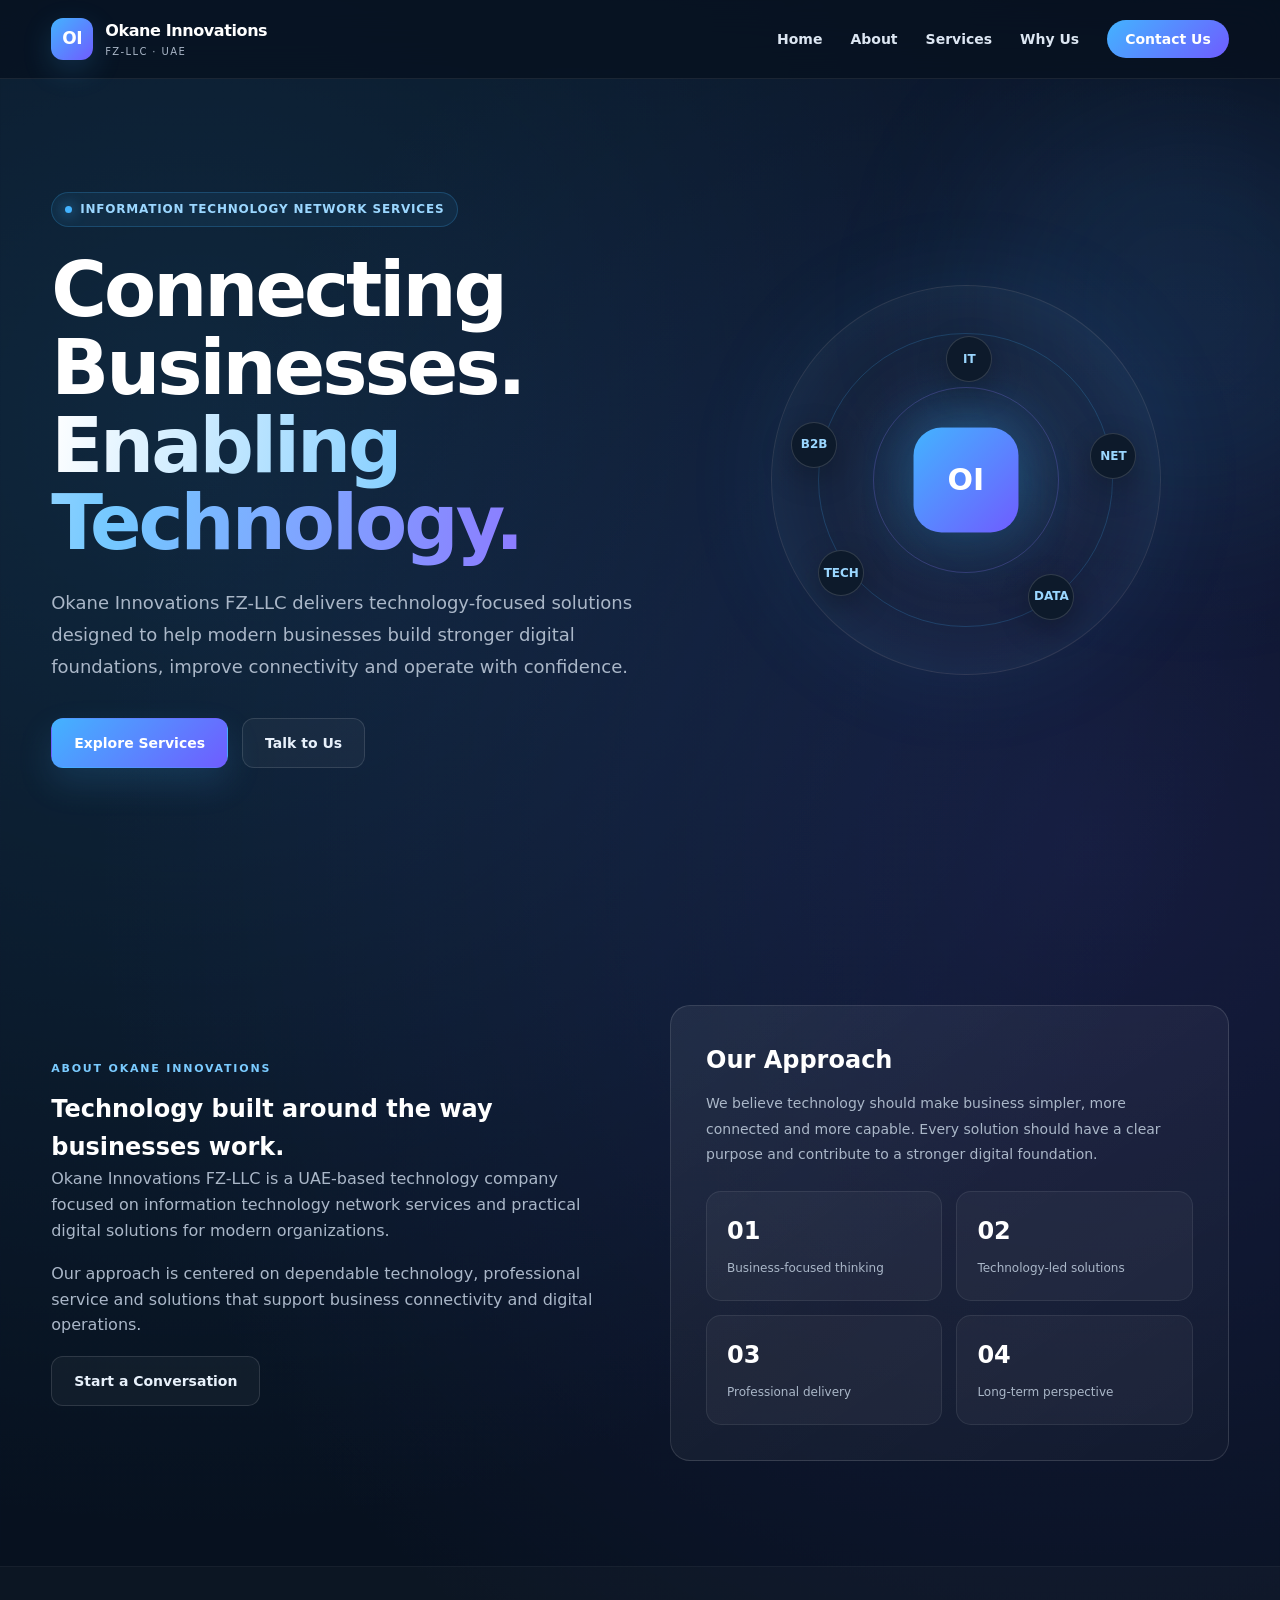
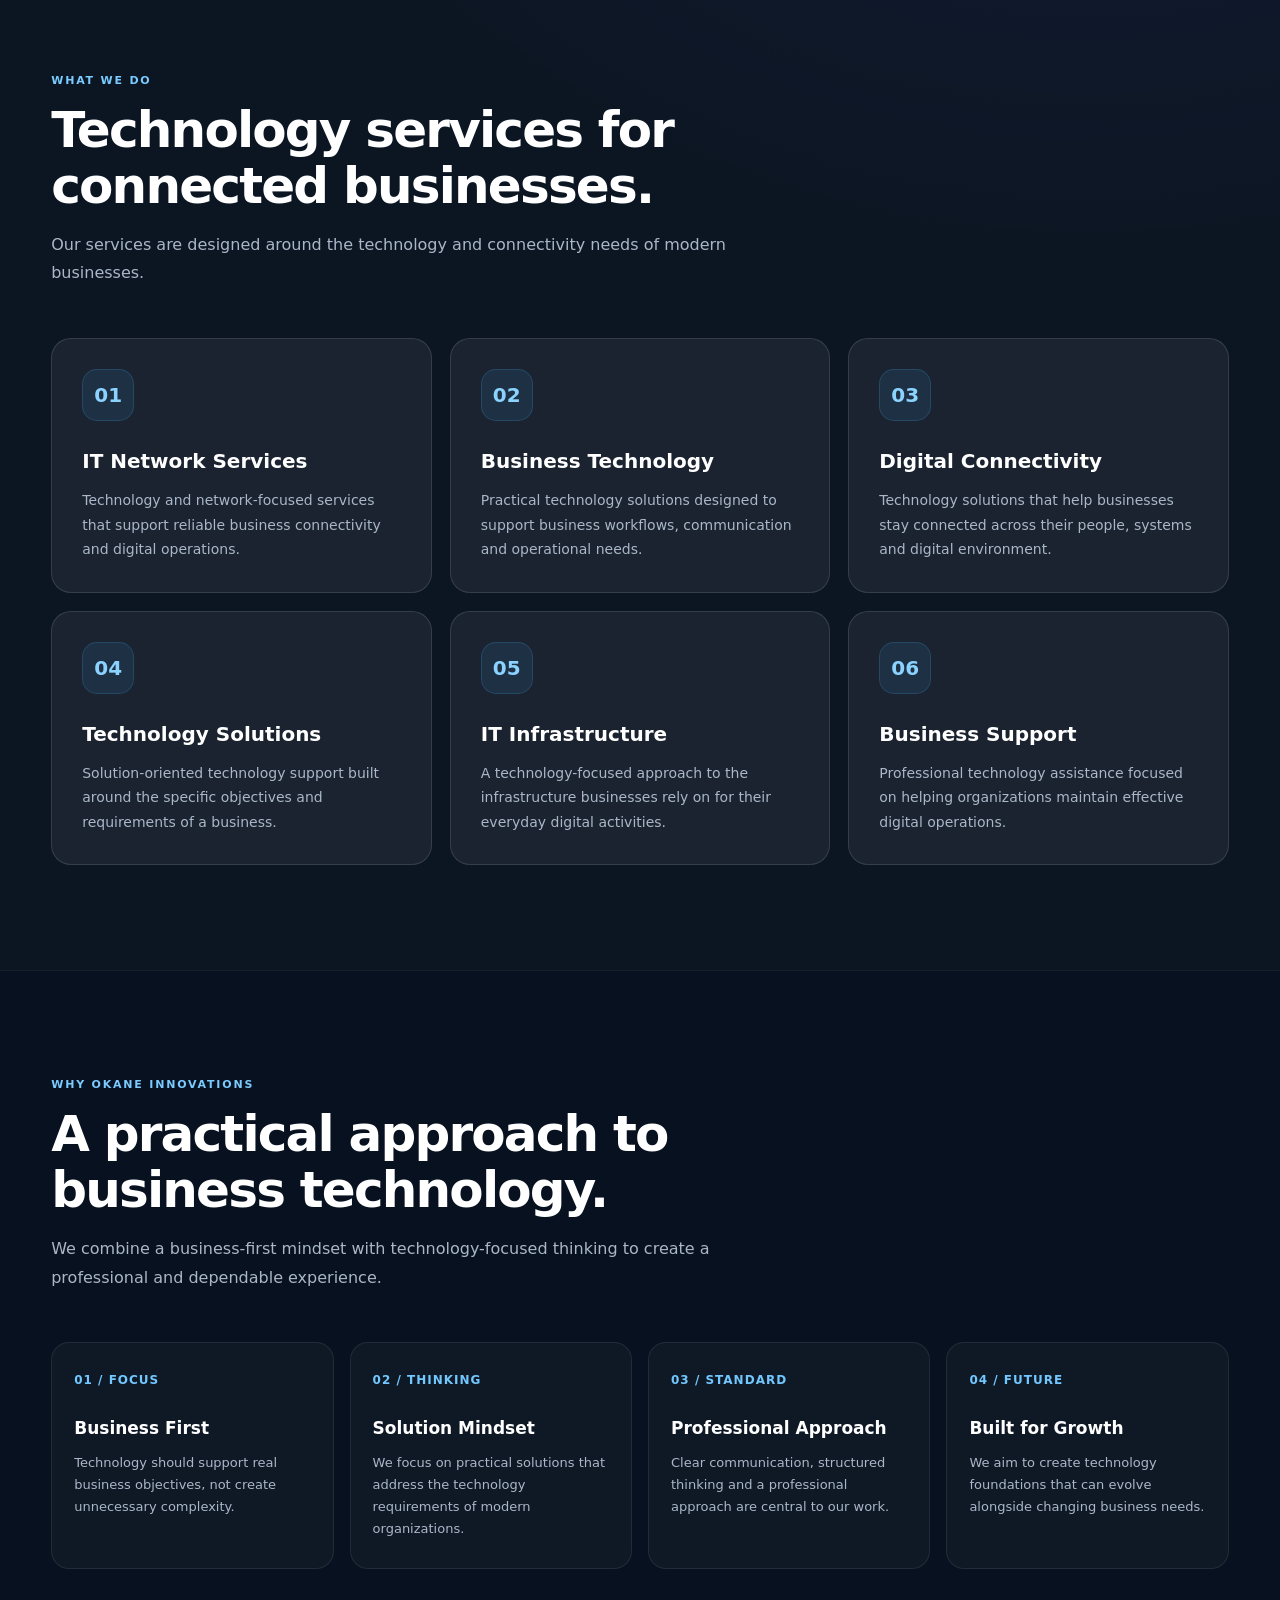
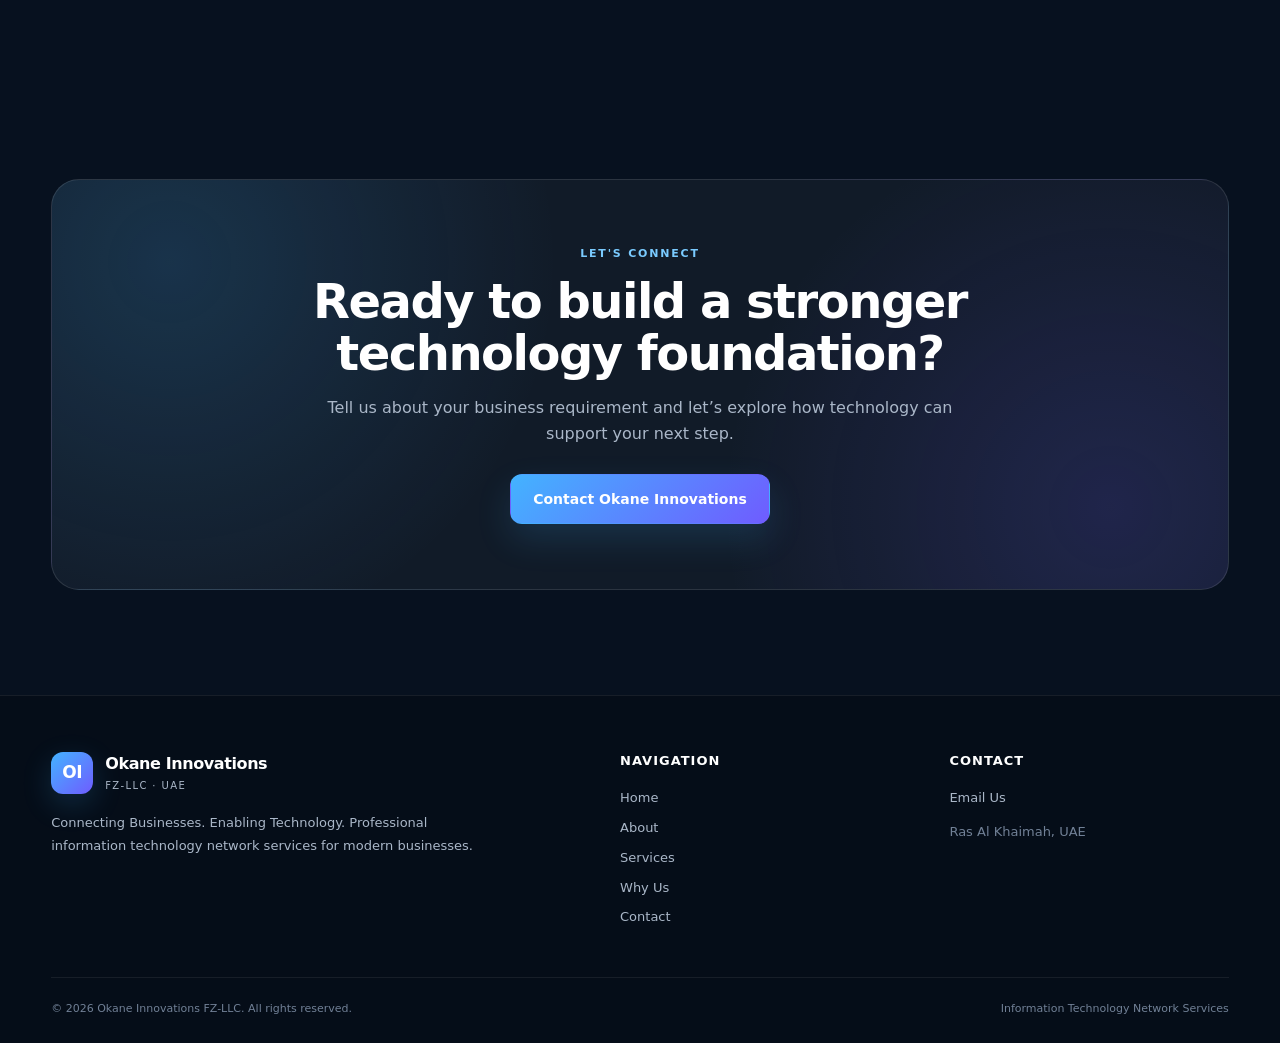
<file: Index.html>
<!DOCTYPE html>
<html lang="en">
<head>
  <meta charset="UTF-8">

  <meta name="viewport" content="width=device-width, initial-scale=1.0">

  <title>Okane Innovations FZ-LLC | Connecting Businesses. Enabling Technology.</title>

  <meta
    name="description"
    content="Okane Innovations FZ-LLC provides professional information technology network services and technology solutions for modern businesses."
  >

  <meta
    name="keywords"
    content="Okane Innovations, Okane Innovations FZ-LLC, IT network services, information technology, business technology, UAE technology company"
  >

  <meta name="author" content="Okane Innovations FZ-LLC">

  <meta property="og:title" content="Okane Innovations FZ-LLC">
  <meta
    property="og:description"
    content="Connecting Businesses. Enabling Technology."
  >
  <meta property="og:type" content="website">

  <meta name="theme-color" content="#08111f">

  <style>
    :root {
      --bg: #07111f;
      --bg-light: #0d1a2b;
      --card: rgba(255, 255, 255, 0.06);
      --card-border: rgba(255, 255, 255, 0.12);
      --text: #ffffff;
      --muted: #aab7c8;
      --accent: #43b3ff;
      --accent-2: #6f5cff;
      --max-width: 1180px;
      --radius: 20px;
    }

    * {
      margin: 0;
      padding: 0;
      box-sizing: border-box;
    }

    html {
      scroll-behavior: smooth;
    }

    body {
      font-family:
        Inter,
        ui-sans-serif,
        system-ui,
        -apple-system,
        BlinkMacSystemFont,
        "Segoe UI",
        sans-serif;
      background:
        radial-gradient(circle at 15% 10%, rgba(67, 179, 255, 0.14), transparent 28%),
        radial-gradient(circle at 85% 20%, rgba(111, 92, 255, 0.14), transparent 28%),
        var(--bg);
      color: var(--text);
      line-height: 1.6;
      overflow-x: hidden;
    }

    a {
      color: inherit;
      text-decoration: none;
    }

    img {
      max-width: 100%;
      display: block;
    }

    .container {
      width: min(92%, var(--max-width));
      margin: 0 auto;
    }

    /* =========================
       HEADER
    ========================= */

    header {
      position: fixed;
      top: 0;
      left: 0;
      width: 100%;
      z-index: 1000;
      background: rgba(7, 17, 31, 0.78);
      backdrop-filter: blur(18px);
      border-bottom: 1px solid rgba(255, 255, 255, 0.08);
    }

    .navbar {
      min-height: 78px;
      display: flex;
      align-items: center;
      justify-content: space-between;
      gap: 30px;
    }

    .logo {
      display: flex;
      align-items: center;
      gap: 12px;
      font-weight: 800;
      letter-spacing: -0.4px;
      white-space: nowrap;
    }

    .logo-mark {
      width: 42px;
      height: 42px;
      border-radius: 12px;
      display: grid;
      place-items: center;
      background: linear-gradient(135deg, var(--accent), var(--accent-2));
      color: #ffffff;
      font-weight: 900;
      font-size: 17px;
      box-shadow: 0 10px 30px rgba(67, 179, 255, 0.18);
    }

    .logo-text {
      font-size: 16px;
    }

    .logo-text span {
      display: block;
      font-size: 10px;
      font-weight: 500;
      color: var(--muted);
      letter-spacing: 1.4px;
      text-transform: uppercase;
      margin-top: 1px;
    }

    nav ul {
      list-style: none;
      display: flex;
      align-items: center;
      gap: 28px;
    }

    nav a {
      color: #dce6f2;
      font-size: 14px;
      font-weight: 600;
      transition: 0.25s ease;
    }

    nav a:hover {
      color: var(--accent);
    }

    .nav-cta {
      padding: 11px 18px;
      border-radius: 999px;
      background: linear-gradient(135deg, var(--accent), var(--accent-2));
      color: #ffffff !important;
    }

    .menu-toggle {
      display: none;
      border: 0;
      background: transparent;
      color: white;
      font-size: 28px;
      cursor: pointer;
    }

    /* =========================
       HERO
    ========================= */

    .hero {
      min-height: 100vh;
      padding: 150px 0 90px;
      display: flex;
      align-items: center;
      position: relative;
    }

    .hero::before {
      content: "";
      position: absolute;
      width: 420px;
      height: 420px;
      border-radius: 50%;
      background: rgba(67, 179, 255, 0.10);
      filter: blur(80px);
      top: 100px;
      right: -120px;
      pointer-events: none;
    }

    .hero-grid {
      display: grid;
      grid-template-columns: 1.05fr 0.95fr;
      gap: 70px;
      align-items: center;
    }

    .eyebrow {
      display: inline-flex;
      align-items: center;
      gap: 8px;
      padding: 7px 13px;
      border: 1px solid rgba(67, 179, 255, 0.22);
      background: rgba(67, 179, 255, 0.07);
      border-radius: 999px;
      color: #9bd7ff;
      font-size: 12px;
      font-weight: 700;
      letter-spacing: 0.8px;
      text-transform: uppercase;
      margin-bottom: 24px;
    }

    .eyebrow-dot {
      width: 7px;
      height: 7px;
      background: var(--accent);
      border-radius: 50%;
      box-shadow: 0 0 14px var(--accent);
    }

    .hero h1 {
      font-size: clamp(42px, 6vw, 76px);
      line-height: 1.02;
      letter-spacing: -3px;
      max-width: 760px;
      margin-bottom: 25px;
    }

    .hero h1 .gradient {
      background: linear-gradient(100deg, #ffffff, #74c8ff, #8c7bff);
      -webkit-background-clip: text;
      background-clip: text;
      color: transparent;
    }

    .hero p {
      max-width: 650px;
      color: var(--muted);
      font-size: 18px;
      line-height: 1.8;
      margin-bottom: 34px;
    }

    .hero-buttons {
      display: flex;
      flex-wrap: wrap;
      gap: 14px;
    }

    .btn {
      display: inline-flex;
      align-items: center;
      justify-content: center;
      min-height: 50px;
      padding: 0 22px;
      border-radius: 12px;
      font-size: 14px;
      font-weight: 800;
      transition: 0.25s ease;
      border: 1px solid transparent;
    }

    .btn-primary {
      background: linear-gradient(135deg, var(--accent), var(--accent-2));
      box-shadow: 0 15px 35px rgba(67, 179, 255, 0.15);
    }

    .btn-primary:hover {
      transform: translateY(-2px);
      box-shadow: 0 18px 42px rgba(67, 179, 255, 0.22);
    }

    .btn-secondary {
      border-color: var(--card-border);
      background: rgba(255, 255, 255, 0.04);
      color: #e8f1fb;
    }

    .btn-secondary:hover {
      border-color: rgba(67, 179, 255, 0.35);
      background: rgba(67, 179, 255, 0.07);
    }

    /* Hero visual */

    .hero-visual {
      position: relative;
      min-height: 470px;
      display: grid;
      place-items: center;
    }

    .network-orb {
      width: min(390px, 80vw);
      height: min(390px, 80vw);
      border-radius: 50%;
      position: relative;
      background:
        radial-gradient(circle at center, rgba(67, 179, 255, 0.18), transparent 45%),
        rgba(255, 255, 255, 0.025);
      border: 1px solid rgba(255, 255, 255, 0.10);
      box-shadow:
        inset 0 0 70px rgba(67, 179, 255, 0.08),
        0 0 100px rgba(67, 179, 255, 0.08);
      animation: float 6s ease-in-out infinite;
    }

    .network-orb::before,
    .network-orb::after {
      content: "";
      position: absolute;
      inset: 12%;
      border: 1px solid rgba(67, 179, 255, 0.20);
      border-radius: 50%;
    }

    .network-orb::after {
      inset: 26%;
      border-color: rgba(140, 123, 255, 0.25);
    }

    .orb-center {
      position: absolute;
      top: 50%;
      left: 50%;
      transform: translate(-50%, -50%);
      width: 105px;
      height: 105px;
      border-radius: 28px;
      display: grid;
      place-items: center;
      background: linear-gradient(135deg, var(--accent), var(--accent-2));
      font-size: 30px;
      font-weight: 900;
      box-shadow:
        0 0 50px rgba(67, 179, 255, 0.30),
        0 20px 50px rgba(0, 0, 0, 0.25);
    }

    .node {
      position: absolute;
      width: 46px;
      height: 46px;
      border-radius: 50%;
      display: grid;
      place-items: center;
      background: #0d1a2b;
      border: 1px solid rgba(255, 255, 255, 0.15);
      box-shadow: 0 10px 30px rgba(0, 0, 0, 0.25);
      color: #9bd7ff;
      font-weight: 800;
      font-size: 12px;
    }

    .node.one {
      top: 13%;
      left: 45%;
    }

    .node.two {
      top: 38%;
      right: 6%;
    }

    .node.three {
      bottom: 14%;
      right: 22%;
    }

    .node.four {
      bottom: 20%;
      left: 12%;
    }

    .node.five {
      top: 35%;
      left: 5%;
    }

    @keyframes float {
      0%, 100% {
        transform: translateY(0);
      }

      50% {
        transform: translateY(-10px);
      }
    }

    /* =========================
       SECTION
    ========================= */

    section {
      padding: 105px 0;
      position: relative;
    }

    .section-heading {
      max-width: 720px;
      margin-bottom: 50px;
    }

    .section-label {
      color: #7acbff;
      text-transform: uppercase;
      letter-spacing: 1.8px;
      font-size: 11px;
      font-weight: 800;
      margin-bottom: 12px;
    }

    .section-heading h2 {
      font-size: clamp(32px, 4vw, 50px);
      line-height: 1.12;
      letter-spacing: -1.8px;
      margin-bottom: 17px;
    }

    .section-heading p {
      color: var(--muted);
      font-size: 16px;
      line-height: 1.8;
    }

    /* =========================
       ABOUT
    ========================= */

    .about-grid {
      display: grid;
      grid-template-columns: 1fr 1fr;
      gap: 60px;
      align-items: center;
    }

    .about-copy p {
      color: var(--muted);
      margin-bottom: 18px;
      font-size: 16px;
    }

    .about-card {
      padding: 35px;
      border-radius: var(--radius);
      background: linear-gradient(
        145deg,
        rgba(255, 255, 255, 0.07),
        rgba(255, 255, 255, 0.025)
      );
      border: 1px solid var(--card-border);
    }

    .about-card h3 {
      font-size: 24px;
      margin-bottom: 12px;
    }

    .about-card p {
      color: var(--muted);
      font-size: 14px;
      line-height: 1.8;
    }

    .mini-stats {
      display: grid;
      grid-template-columns: repeat(2, 1fr);
      gap: 14px;
      margin-top: 24px;
    }

    .stat {
      padding: 20px;
      border-radius: 15px;
      background: rgba(255, 255, 255, 0.04);
      border: 1px solid rgba(255, 255, 255, 0.08);
    }

    .stat strong {
      display: block;
      font-size: 24px;
      margin-bottom: 4px;
    }

    .stat span {
      color: var(--muted);
      font-size: 12px;
    }

    /* =========================
       SERVICES
    ========================= */

    .services {
      background: rgba(255, 255, 255, 0.018);
      border-top: 1px solid rgba(255, 255, 255, 0.04);
      border-bottom: 1px solid rgba(255, 255, 255, 0.04);
    }

    .services-grid {
      display: grid;
      grid-template-columns: repeat(3, 1fr);
      gap: 18px;
    }

    .service-card {
      padding: 30px;
      min-height: 250px;
      border-radius: var(--radius);
      background: var(--card);
      border: 1px solid var(--card-border);
      transition: 0.3s ease;
    }

    .service-card:hover {
      transform: translateY(-5px);
      border-color: rgba(67, 179, 255, 0.30);
      background: rgba(67, 179, 255, 0.06);
    }

    .service-icon {
      width: 52px;
      height: 52px;
      border-radius: 15px;
      display: grid;
      place-items: center;
      margin-bottom: 24px;
      background: rgba(67, 179, 255, 0.10);
      border: 1px solid rgba(67, 179, 255, 0.18);
      color: #8bd2ff;
      font-size: 20px;
      font-weight: 900;
    }

    .service-card h3 {
      font-size: 20px;
      margin-bottom: 11px;
    }

    .service-card p {
      color: var(--muted);
      font-size: 14px;
      line-height: 1.75;
    }

    /* =========================
       WHY US
    ========================= */

    .why-grid {
      display: grid;
      grid-template-columns: repeat(4, 1fr);
      gap: 16px;
    }

    .why-card {
      padding: 28px 22px;
      border-radius: 18px;
      background: rgba(255, 255, 255, 0.035);
      border: 1px solid rgba(255, 255, 255, 0.08);
    }

    .why-number {
      color: #72c7ff;
      font-size: 12px;
      font-weight: 800;
      letter-spacing: 1px;
      margin-bottom: 25px;
    }

    .why-card h3 {
      font-size: 17px;
      margin-bottom: 9px;
    }

    .why-card p {
      color: var(--muted);
      font-size: 13px;
      line-height: 1.7;
    }

    /* =========================
       CTA
    ========================= */

    .cta-box {
      position: relative;
      overflow: hidden;
      padding: 65px;
      border-radius: 28px;
      background:
        radial-gradient(circle at 10% 20%, rgba(67, 179, 255, 0.16), transparent 35%),
        radial-gradient(circle at 90% 80%, rgba(111, 92, 255, 0.16), transparent 35%),
        rgba(255, 255, 255, 0.045);
      border: 1px solid rgba(255, 255, 255, 0.11);
      text-align: center;
    }

    .cta-box h2 {
      max-width: 700px;
      margin: 0 auto 15px;
      font-size: clamp(30px, 4vw, 48px);
      line-height: 1.1;
      letter-spacing: -1.5px;
    }

    .cta-box p {
      max-width: 650px;
      margin: 0 auto 28px;
      color: var(--muted);
    }

    /* =========================
       FOOTER
    ========================= */

    footer {
      padding: 55px 0 25px;
      border-top: 1px solid rgba(255, 255, 255, 0.07);
      background: #050d18;
    }

    .footer-grid {
      display: grid;
      grid-template-columns: 1.3fr 0.7fr 0.7fr;
      gap: 50px;
      padding-bottom: 40px;
    }

    .footer-brand p {
      max-width: 430px;
      color: var(--muted);
      font-size: 13px;
      line-height: 1.8;
      margin-top: 17px;
    }

    .footer-column h4 {
      font-size: 13px;
      margin-bottom: 16px;
      text-transform: uppercase;
      letter-spacing: 1px;
    }

    .footer-column a {
      display: block;
      color: var(--muted);
      font-size: 13px;
      margin-bottom: 9px;
      transition: 0.2s ease;
    }

    .footer-column a:hover {
      color: var(--accent);
    }

    .footer-bottom {
      padding-top: 22px;
      border-top: 1px solid rgba(255, 255, 255, 0.07);
      display: flex;
      justify-content: space-between;
      gap: 20px;
      color: #718096;
      font-size: 11px;
    }

    /* =========================
       RESPONSIVE
    ========================= */

    @media (max-width: 950px) {
      .hero-grid,
      .about-grid {
        grid-template-columns: 1fr;
      }

      .hero {
        padding-top: 135px;
      }

      .hero-visual {
        min-height: 390px;
      }

      .services-grid {
        grid-template-columns: repeat(2, 1fr);
      }

      .why-grid {
        grid-template-columns: repeat(2, 1fr);
      }

      .footer-grid {
        grid-template-columns: 1fr 1fr;
      }
    }

    @media (max-width: 760px) {
      .menu-toggle {
        display: block;
      }

      nav {
        display: none;
        position: absolute;
        top: 78px;
        left: 0;
        width: 100%;
        background: rgba(7, 17, 31, 0.97);
        border-bottom: 1px solid rgba(255, 255, 255, 0.08);
        padding: 20px 5%;
      }

      nav.active {
        display: block;
      }

      nav ul {
        flex-direction: column;
        align-items: stretch;
        gap: 4px;
      }

      nav a {
        display: block;
        padding: 12px 0;
      }

      .nav-cta {
        text-align: center;
        margin-top: 8px;
      }

      .hero h1 {
        letter-spacing: -2px;
      }

      .hero p {
        font-size: 16px;
      }

      .services-grid,
      .why-grid {
        grid-template-columns: 1fr;
      }

      .cta-box {
        padding: 45px 25px;
      }

      .footer-grid {
        grid-template-columns: 1fr;
        gap: 30px;
      }

      .footer-bottom {
        flex-direction: column;
      }
    }

    @media (max-width: 480px) {
      .logo-text {
        font-size: 14px;
      }

      .logo-mark {
        width: 38px;
        height: 38px;
      }

      .hero {
        padding-top: 120px;
      }

      .hero-buttons {
        flex-direction: column;
      }

      .btn {
        width: 100%;
      }

      .hero-visual {
        min-height: 320px;
      }

      .network-orb {
        width: 300px;
        height: 300px;
      }

      .orb-center {
        width: 82px;
        height: 82px;
        border-radius: 22px;
        font-size: 24px;
      }

      .node {
        width: 38px;
        height: 38px;
        font-size: 10px;
      }
    }
  </style>
</head>

<body>

  <!-- =========================
       HEADER
  ========================== -->

  <header>
    <div class="container navbar">

      <a href="#home" class="logo">
        <div class="logo-mark">OI</div>

        <div class="logo-text">
          Okane Innovations
          <span>FZ-LLC · UAE</span>
        </div>
      </a>

      <button
        class="menu-toggle"
        id="menuToggle"
        aria-label="Open navigation menu"
        aria-expanded="false"
      >
        ☰
      </button>

      <nav id="mainNav">
        <ul>
          <li><a href="#home">Home</a></li>
          <li><a href="#about">About</a></li>
          <li><a href="#services">Services</a></li>
          <li><a href="#why-us">Why Us</a></li>
          <li><a href="#contact" class="nav-cta">Contact Us</a></li>
        </ul>
      </nav>

    </div>
  </header>


  <main>

    <!-- =========================
         HERO
    ========================== -->

    <section class="hero" id="home">

      <div class="container hero-grid">

        <div class="hero-content">

          <div class="eyebrow">
            <span class="eyebrow-dot"></span>
            Information Technology Network Services
          </div>

          <h1>
            Connecting Businesses.
            <span class="gradient">Enabling Technology.</span>
          </h1>

          <p>
            Okane Innovations FZ-LLC delivers technology-focused solutions
            designed to help modern businesses build stronger digital
            foundations, improve connectivity and operate with confidence.
          </p>

          <div class="hero-buttons">
            <a href="#services" class="btn btn-primary">
              Explore Services
            </a>

            <a href="#contact" class="btn btn-secondary">
              Talk to Us
            </a>
          </div>

        </div>


        <div class="hero-visual">

          <div class="network-orb">

            <div class="orb-center">OI</div>

            <div class="node one">IT</div>
            <div class="node two">NET</div>
            <div class="node three">DATA</div>
            <div class="node four">TECH</div>
            <div class="node five">B2B</div>

          </div>

        </div>

      </div>

    </section>


    <!-- =========================
         ABOUT
    ========================== -->

    <section id="about">

      <div class="container">

        <div class="about-grid">

          <div class="about-copy">

            <div class="section-label">About Okane Innovations</div>

            <h2>
              Technology built around the way businesses work.
            </h2>

            <p>
              Okane Innovations FZ-LLC is a UAE-based technology company
              focused on information technology network services and
              practical digital solutions for modern organizations.
            </p>

            <p>
              Our approach is centered on dependable technology,
              professional service and solutions that support business
              connectivity and digital operations.
            </p>

            <a href="#contact" class="btn btn-secondary">
              Start a Conversation
            </a>

          </div>


          <div class="about-card">

            <h3>Our Approach</h3>

            <p>
              We believe technology should make business simpler,
              more connected and more capable. Every solution should
              have a clear purpose and contribute to a stronger digital
              foundation.
            </p>

            <div class="mini-stats">

              <div class="stat">
                <strong>01</strong>
                <span>Business-focused thinking</span>
              </div>

              <div class="stat">
                <strong>02</strong>
                <span>Technology-led solutions</span>
              </div>

              <div class="stat">
                <strong>03</strong>
                <span>Professional delivery</span>
              </div>

              <div class="stat">
                <strong>04</strong>
                <span>Long-term perspective</span>
              </div>

            </div>

          </div>

        </div>

      </div>

    </section>


    <!-- =========================
         SERVICES
    ========================== -->

    <section class="services" id="services">

      <div class="container">

        <div class="section-heading">

          <div class="section-label">What We Do</div>

          <h2>
            Technology services for connected businesses.
          </h2>

          <p>
            Our services are designed around the technology and
            connectivity needs of modern businesses.
          </p>

        </div>


        <div class="services-grid">

          <article class="service-card">

            <div class="service-icon">01</div>

            <h3>IT Network Services</h3>

            <p>
              Technology and network-focused services that support
              reliable business connectivity and digital operations.
            </p>

          </article>


          <article class="service-card">

            <div class="service-icon">02</div>

            <h3>Business Technology</h3>

            <p>
              Practical technology solutions designed to support
              business workflows, communication and operational needs.
            </p>

          </article>


          <article class="service-card">

            <div class="service-icon">03</div>

            <h3>Digital Connectivity</h3>

            <p>
              Technology solutions that help businesses stay connected
              across their people, systems and digital environment.
            </p>

          </article>


          <article class="service-card">

            <div class="service-icon">04</div>

            <h3>Technology Solutions</h3>

            <p>
              Solution-oriented technology support built around the
              specific objectives and requirements of a business.
            </p>

          </article>


          <article class="service-card">

            <div class="service-icon">05</div>

            <h3>IT Infrastructure</h3>

            <p>
              A technology-focused approach to the infrastructure
              businesses rely on for their everyday digital activities.
            </p>

          </article>


          <article class="service-card">

            <div class="service-icon">06</div>

            <h3>Business Support</h3>

            <p>
              Professional technology assistance focused on helping
              organizations maintain effective digital operations.
            </p>

          </article>

        </div>

      </div>

    </section>


    <!-- =========================
         WHY US
    ========================== -->

    <section id="why-us">

      <div class="container">

        <div class="section-heading">

          <div class="section-label">Why Okane Innovations</div>

          <h2>
            A practical approach to business technology.
          </h2>

          <p>
            We combine a business-first mindset with technology-focused
            thinking to create a professional and dependable experience.
          </p>

        </div>


        <div class="why-grid">

          <div class="why-card">
            <div class="why-number">01 / FOCUS</div>
            <h3>Business First</h3>
            <p>
              Technology should support real business objectives,
              not create unnecessary complexity.
            </p>
          </div>


          <div class="why-card">
            <div class="why-number">02 / THINKING</div>
            <h3>Solution Mindset</h3>
            <p>
              We focus on practical solutions that address the
              technology requirements of modern organizations.
            </p>
          </div>


          <div class="why-card">
            <div class="why-number">03 / STANDARD</div>
            <h3>Professional Approach</h3>
            <p>
              Clear communication, structured thinking and a
              professional approach are central to our work.
            </p>
          </div>


          <div class="why-card">
            <div class="why-number">04 / FUTURE</div>
            <h3>Built for Growth</h3>
            <p>
              We aim to create technology foundations that can
              evolve alongside changing business needs.
            </p>
          </div>

        </div>

      </div>

    </section>


    <!-- =========================
         CONTACT CTA
    ========================== -->

    <section id="contact">

      <div class="container">

        <div class="cta-box">

          <div class="section-label">Let's Connect</div>

          <h2>
            Ready to build a stronger technology foundation?
          </h2>

          <p>
            Tell us about your business requirement and let’s explore
            how technology can support your next step.
          </p>

          <a
            href="mailto:okaneinnovations.uae@gmail.com"
            class="btn btn-primary"
          >
            Contact Okane Innovations
          </a>

        </div>

      </div>

    </section>

  </main>


  <!-- =========================
       FOOTER
  ========================== -->

  <footer>

    <div class="container">

      <div class="footer-grid">

        <div class="footer-brand">

          <a href="#home" class="logo">

            <div class="logo-mark">OI</div>

            <div class="logo-text">
              Okane Innovations
              <span>FZ-LLC · UAE</span>
            </div>

          </a>

          <p>
            Connecting Businesses. Enabling Technology.
            Professional information technology network services
            for modern businesses.
          </p>

        </div>


        <div class="footer-column">

          <h4>Navigation</h4>

          <a href="#home">Home</a>
          <a href="#about">About</a>
          <a href="#services">Services</a>
          <a href="#why-us">Why Us</a>
          <a href="#contact">Contact</a>

        </div>


        <div class="footer-column">

          <h4>Contact</h4>

          <a href="mailto:okaneinnovations.uae@gmail.com">
            Email Us
          </a>

          <span style="color:#718096;font-size:13px;">
            Ras Al Khaimah, UAE
          </span>

        </div>

      </div>


      <div class="footer-bottom">

        <span>
          © <span id="year"></span> Okane Innovations FZ-LLC.
          All rights reserved.
        </span>

        <span>
          Information Technology Network Services
        </span>

      </div>

    </div>

  </footer>


  <!-- =========================
       JAVASCRIPT
  ========================== -->

  <script>
    const menuToggle = document.getElementById("menuToggle");
    const mainNav = document.getElementById("mainNav");

    menuToggle.addEventListener("click", () => {
      const isOpen = mainNav.classList.toggle("active");

      menuToggle.setAttribute(
        "aria-expanded",
        isOpen ? "true" : "false"
      );
    });

    document.querySelectorAll("#mainNav a").forEach(link => {
      link.addEventListener("click", () => {
        mainNav.classList.remove("active");
        menuToggle.setAttribute("aria-expanded", "false");
      });
    });

    document.getElementById("year").textContent =
      new Date().getFullYear();
  </script>

</body>
</html>
</file>
